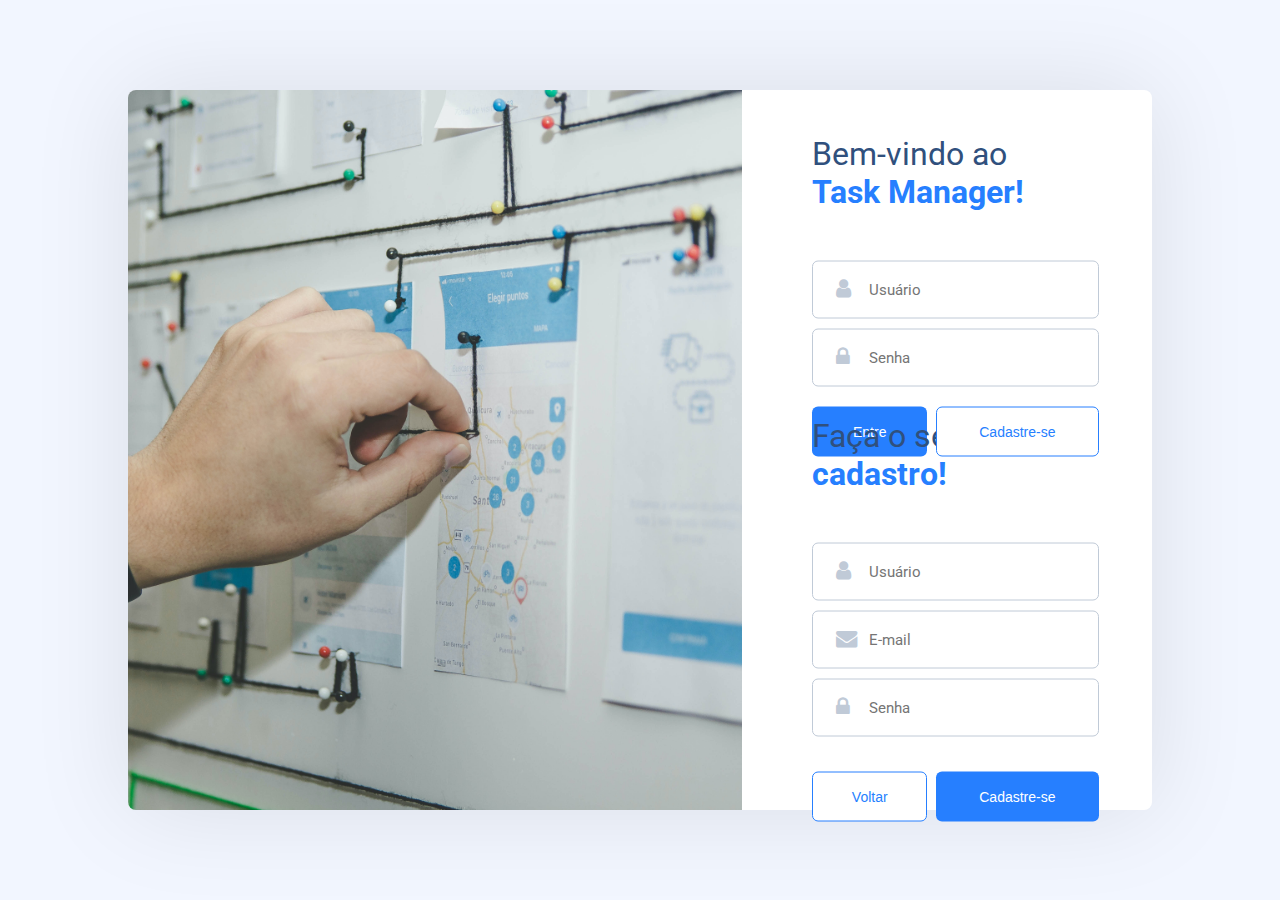
<file: index.html>
<!DOCTYPE html>
<html lang="pt-br">
<head>
  <meta charset="UTF-8">
  <meta name="viewport" content="width=device-width, initial-scale=1.0">
  <title>Task Manager</title>

  <!-- Font Awesome -->
  <link rel="stylesheet" href="https://cdnjs.cloudflare.com/ajax/libs/font-awesome/4.7.0/css/font-awesome.css">
  <!-- <script src="https://kit.fontawesome.com/4adcf1a323.js" crossorigin="anonymous"></script> -->

  <link rel="stylesheet" href="./css/style.css">

  <script>
    document.documentElement.className += ' js';
  </script>
</head>
<body>
  <div id="login">
    <div class="container">
      <div class="left">
        
      </div>
      <div class="right">       
        <div class="form">
           
          <form class="login">
            <h1>Bem-vindo ao<span>Task Manager!</span></h1>
            <div class="input">
              <input type="text" placeholder="Usuário" required>
              <i class="fa fa-user fa-lg fa-fw" aria-hidden="true"></i>
            </div>            
            <div class="input">
              <input type="password" placeholder="Senha" required>
              <i class="fa fa-lock fa-lg fa-fw" aria-hidden="true"></i>
            </div>        
            
            <div class="botoes">
              <button type="submit" class="btn">Entre</button>
              <button class="btn-ghost">Cadastre-se</button>
            </div>
          </form>
           
          <form class="cadastro">
            <h1>Faça o seu <span>cadastro!</span></h1>
            <div class="input">
              <input type="text" placeholder="Usuário" required>
              <i class="fa fa-user fa-lg fa-fw" aria-hidden="true"></i>
            </div>  
            <div class="input">
              <input type="email" placeholder="E-mail" required>
              <i class="fa fa-envelope fa-lg fa-fw" aria-hidden="true"></i>
            </div>            
            <div class="input">
              <input type="password" placeholder="Senha" required>
              <i class="fa fa-lock fa-lg fa-fw" aria-hidden="true"></i>
            </div>        
            
            <div class="botoes">
              <button class="btn-ghost">Voltar</button>
              <button type="submit" class="btn">Cadastre-se</button>
            </div>
          </form>
        </div>
      </div>
    </div>
  </div>

   <!--JavaScript-->
   <script src="./js/scripts.js"></script>
   <!--JavaScript-->
</body>
</html>
</file>
<file: css/style.css>
﻿@import url('https://fonts.googleapis.com/css2?family=Roboto:ital,wght@0,400;0,500;0,700;0,900;1,400;1,500;1,700;1,900&display=swap');

/* Dando reset no estilo */
* {
  box-sizing: border-box;
}

body, h1, h2, ul, ul, p, dd, dt, dl {
  margin: 0;
  padding: 0;
}

img {
  display: block;
  max-width: 100%;
}

ul {
  list-style: none;
}


/* Global */

:root {
  --bg: #F2F6FF;
  --principal: #267FFF;

  --ok: #15CE9A;
  --error: #E93F66;
  --alert: #FFC866;

  --texto: #30507D;
  --sub: #C0CAD7;

  --regular: 400;
  --semi-bold: 500;
  --bold: 700;
  --black: 900;
}

body {
  background-color: var(--bg);
  font-family: 'Roboto', sans-serif;
  color: var(--texto);
  font-weight: var(--regular);
}

h1 {
  font-size: 32px;
  font-weight: var(--bold);
}

h2 {
  font-size: 24px;
  font-weight: var(--semi-bold);
}

h3 {
  font-size: 14px;
  font-weight: var(--semi-bold);
}

a {
  text-decoration: none;
  color: var(--texto);
  line-height: 1;
}

.txt-1 {
  font-size: 16px;
  line-height: 24px;
}

.txt-2{
  font-size: 14px;
  line-height: 24px;
}

.riscado {
  text-decoration: line-through;
}

h1 span {
  font-weight: var(--bold);
  color: var(--principal);
}

button {
  text-decoration: none;
  border: none;
  cursor: pointer;
  outline: none;
}

input {
  background-color: white;
  color: var(--texto);

  font-family: 'Roboto', sans-serif;
  font-size: 15px;

  border: 1px solid var(--sub);
  border-radius: 6px;

  box-sizing: border-box;
  outline: none;

  transition: 0.3s;
}

input:focus {
  border-color: var(--principal);
}

.btn {
  margin-top: 10px;
  padding: 16px 0px;
  
  width: 100%;
  height: 50px;
  
  background-color: var(--principal);
  border-radius: 6px;

  color: white;
  font-size: 14px;
}

.btn:hover {
  opacity: 0.8;
} 

.btn-ghost {
  width: 100%;
  margin-top: 10px;
  padding: 16px 0px;
  
  background-color:white;
  border: 1px solid var(--principal);
  border-radius: 6px;

  color: var(--principal);
  font-size: 14px;
  font-weight: var(--semi-bold);
}

.hidden {
  display: none;
  overflow: hidden;
  opacity: 0;
}


/* Login */
#login .container {
  display: flex;
  position: absolute; 
  left: 50%;
  top: 50%; 
  transform: translateX(-50%) translateY(-50%);

  width: 80%;
  height: 80%;

  background-color: white;
  box-shadow: 0px 0px 100px rgba(0, 0, 0, 0.1);
  border-radius: 8px;
}

#login .left {
  width: 60%;

  background: url(../img/bg-login.jpg) no-repeat center;
  background-size: cover;

  border-radius: 8px 0px 0px 8px;
}

#login .right {
  position: relative;

  width: 40%;
  padding: 0px 70px 0px;
}

#login .form {
  position: absolute; 
  top: 50%; 
  transform: translateY(-50%);

  width: 70%;
}

#login .form h1 {
  margin-bottom: 50px;
  font-weight: normal;

}

#login .form h1 span {
  display: block;
}


/* Input */
.input input {
  padding: 19px;
  padding-left: 56px;
  margin-bottom: 10px;
  width: 100%;
}

.input {
  position: relative;
}

.input i {
  position: absolute;
  left: 0;
  padding-top: 20px;
  padding-left: 24px;

  color: var(--sub);

  transition: 0.3s;
}

input:focus + i {
  color: var(--principal);
}


/* Botões */

.botoes {
  display: inline-block;
  
  width: 100%;
}

.botoes .btn {
  width: 40%;
  transition: 400ms!important;
}

.botoes .btn-ghost {
  position: absolute;
  right: 0;

  width: 57%;
}


/* Cadastro */
.cadastro {
  margin-top: -40px;
}

.cadastro h1 {
  margin-bottom: 50px!important;
}

.cadastro h1 span {
  display: inline!important;
}

.cadastro .botoes .btn {
  position: absolute;
  right: 0;

  width: 57%;
}

.cadastro .botoes .btn-ghost {
  position: absolute;
  left: 0;

  width: 40%;
}

.botoes a.btn-ghost {
  padding: 18px 0;
  
  height: 50px;
  
  text-align: center;
  font-weight: var(--regular);
}


/* Mensagem de erro */
.erro {
  position: relative;
  display: flex;

  margin-bottom: 10px;
  padding: 17px 20px;
  
  height: 60px;
  
  background-color: rgba(233, 63, 102, 0.05);


  border: 1px solid var(--error);
  border-radius: 6px;
}


.erro .icone {
  margin-right: 10px;
  padding: 6px 0;

  height: 25px;
  width: 25px;

  background-color: var(--error);
  color: white;

  font-size: 13px;
  
  border-radius: 6px;
  
  text-align: center;
}

.erro p {
  padding: 5px 0;

  font-size: 14px;
}



/* Dashboard */
/* Header */

#dashboard .container {  
  padding: 0px 100px;
}

#dashboard header {
  position: absolute;
  top: 0;

  width: 100%;
  height: 60px;

  background-color: white;
  box-shadow: 0px 0px 20px rgba(0, 0, 0, .12);
  border-radius: 0px 0px 15px 15px;

  z-index: 2;
}

#dashboard header .container {
  display: flex;
}

#dashboard header .container .logotipo {
  position: absolute;
  top: 50%;  
  left: 100px;
  transform: translateY(-50%);
  
  display: flex;
  align-items: center;

  color: white;
}

#dashboard header .container .logotipo .icone {
  position: relative;
  margin-right: 10px;

  height: 30px;
  width: 30px;

  background-color: var(--principal);
  border-radius: 50%;
}

#dashboard header .container .logotipo .icone i {
  position: absolute;
  top: 50%;
  left: 50%;
  transform: translateX(-50%) translateY(-50%);
  
  font-size: 12px;
}

#dashboard header .container .logotipo h1 {
  color: var(--texto);
  
  font-size: 14px;
  font-weight: var(--bold);
  text-transform: uppercase;
  letter-spacing: .8px;
}

#dashboard header .container .perfil {
  position: absolute;
  top: 50%;
  right: 100px;
  transform: translateY(-50%);

  display: flex;
}

#dashboard header .container .perfil .nome { 
  display: flex;
  align-items: center;

  margin-left: 10px;
}


#dashboard header .container .perfil .avatar {
  position: relative;

  width: 35px;
  height: 35px;
  
  background-color: var(--bg);
  border-radius: 6px;
}

#dashboard header .container .perfil .avatar h1 {
  position: absolute;
  top: 50%;
  left: 50%;
  transform: translateX(-50%) translateY(-50%);

  color: var(--principal);
  
  font-size: 14px;
  font-weight: var(--bold);
  text-transform: capitalize;
  letter-spacing: .5px;
}

#dashboard header .container .perfil .nome h1 {
  margin-right: 40px;

  color: var(--texto);

  font-size: 13px;
  font-weight: var(--semi-bold);
  text-transform: capitalize;
  letter-spacing: 0.3px;
}

#dashboard header .container .perfil .nome i {
  color: var(--principal);
  font-size: 18px;
}



/* Main */

#dashboard main {
  padding-top: calc(70px + 40px);
}


/* Topo */

#dashboard main .topo {
  position: relative;
  
  display: flex;
  justify-content: space-between;

  padding-bottom: 15px;

  border-bottom: solid 2px #E7EDF8;
}

#dashboard main .topo h1 {
  font-size: 23px;
  font-weight: var(--bold);
}

#dashboard main .topo .filtro {
  display: flex;
}

#dashboard main .topo .filtro a {
  position: relative;
  
  margin: 0px 20px;
  padding-top: 6.5px;

  font-size: 18px;
  font-weight: var(--semi-bold);
}

#dashboard main .topo .filtro a.selecionado {
  color: var(--principal);
  font-weight: var(--bold);
}

#dashboard main .topo .filtro a.selecionado::after {
  content: "...";

  position: absolute;
  top: 15px;
  left: 50%;
  transform: translateX(-50%);

  display: block;
  
  font-size: 25px;
  letter-spacing: 1px;
}


/* Hero */

#dashboard main .hero {
  position: relative;

  display: block;
  
  padding-top: 20px;
}

#dashboard main .hero form.pesquisa {
  position: relative;

  display: flex;

  width: calc(100% - 165px - 10px);
}


#dashboard main .hero form.pesquisa input {
  margin: 0;
  padding: 20px;
  
  width: 100%;

  border-radius: 6px;
}

#dashboard main .hero form.pesquisa button {
  position: absolute;
  top: 50%;
  right: 0;
  transform: translateY(-50%);

  width: 25px;
  height: 25px;
  
  background-color: white;
  border-right: solid 1px #C0CAD7;
}

#dashboard main .hero .pesquisa i {
  position: absolute;
  top: 50%;
  right: 20px;
  transform: translateY(-50%);

  color: var(--principal);
  font-size: 18px;
}

#dashboard main .hero .adicionar {
  position: absolute;
  display: flex;
  
  top: 20px;
  right: 0;

  padding: 15px;

  width: 165px;

  background-color: var(--principal);
  color: white;
  
  border-radius: 6px;
}

#dashboard main .hero .adicionar .icone {
  position: relative;

  width: 30px;
  height: 30px;

  border: 3px solid #F2F6FF;
  border-radius: 50%;
}

#dashboard main .hero .adicionar .icone i {
  position: absolute;
  top: 50%;
  left: 50%;
  transform: translateX(-50%) translateY(-50%);

  font-size: 13px;
}

#dashboard main .hero .adicionar h2 {
  margin-left: 8px;
  padding-top: 8px;

  font-size: 15px;
  font-weight: var(--bold);

  text-transform: uppercase;
}


/* Cards */

#dashboard main .cards {
  margin-top: 50px;
}

#dashboard main .cards .card {
  position: relative;
  margin-bottom: 15px;
  
  background-color: white;
  border-radius: 6px;  
  box-shadow: 0px 0px 10px rgba(0, 0, 0, .05);
}


#dashboard main .cards .card .bolinha{
  position: absolute;
  top: 36px;
  left: -5px;

  width: 10px;
  height: 10px;

  background-color: var(--error);
  border-radius: 50%;
  
  z-index: 1;
}

#dashboard main .cards .card .bolinha-amarela{
  background-color: var(--alert)!important;
}


/* Header */

#dashboard main .cards .card .header {
  position: relative;

  display: flex;

  padding: 25px 20px;
}

#dashboard main .cards .card .header a.check {
  margin-right: 20px;
  
  height: 30px;
  width: 30px;
  
  border: solid 1.5px var(--sub);
  border-radius: 50%;
  
  cursor: pointer;
}

#dashboard main .cards .card .header h1 {
  position: absolute;
  top: 50%;
  left: 70px;
  transform: translateY(-50%);
  
  font-size: 18px;
  font-weight: var(--semi-bold);
}

#dashboard main .cards .card .header a.seta {
  position: absolute;

  top: 50%;
  right: 20px;
  transform: translateY(-50%);
  
  font-size: 14px;
  color: var(--principal);
}


/* Descrição */

#dashboard main .cards .card p {
  padding: 20px;

  font-size: 14px;

  background-color: #F2F6FF;
  border-top: solid 1.2px var(--sub);
}


/* Footer */

#dashboard main .cards .card footer {
  position: relative;
  display: flex;
  justify-content: space-between;

  padding: 20px;

  border-top: solid 1.2px var(--sub);
}

#dashboard main .cards .card footer .data-hora{
  display: flex;
}

#dashboard main .cards .card footer .data,
#dashboard main .cards .card footer .hora { 
  display: flex;

  margin-right: 10px;
  padding: 10px;
  
  background-color: #F2F6FF;
  border-radius: 6px;
}

#dashboard main .cards .card footer .data-hora span {
  margin-left: 8px;

  font-size: 13px;
  font-weight: var(--semi-bold);
}

#dashboard main .cards .card footer .hora img { 
  margin-right: 5px;

  width: 13px;
  height: 13px;

  opacity: .7;
}

#dashboard main .cards .card footer .opcoes {
  position: absolute;
  display: flex;

  top: 50%;
  right: 20px;
  transform: translateY(-50%);
}

#dashboard main .cards .card footer .opcoes a {
  margin: 0 5px;
  color: var(--principal);
}

#dashboard main .cards .card footer .opcoes .editar {
  padding-top: 1px;
}




/* POP-UP */
#pop-up {
  position: absolute;  
  margin: 60px 0;
  
  left: 50%;
  transform: translateX(-50%);
  
  background-color: var(--principal);
  color: white;
}


#pop-up h1 {
  margin-bottom: 25px;
  
  font-size: 25px;
  font-weight: var(--black);
  
  text-align: center;
  text-transform: uppercase;
  letter-spacing: .2px;
}

#pop-up form {
  display: grid;
  grid-template-columns: 1fr 1fr;
  gap: 10px;
}

#pop-up form div:nth-child(1),
#pop-up form div:nth-child(2) {
grid-column: span 2;
}

#pop-up form label {
  font-weight: var(--bold);
  line-height: 32px;
  letter-spacing: .2px;
}

#pop-up form input,
#pop-up form textarea {
  width: 100%;
  box-sizing: border-box;
  padding: 10px;
  border-color: var(--sub);  
}

#pop-up form textarea {
  color: var(--texto);
  font-family: 'Roboto', sans-serif;
  font-size: 15px;

  border-radius: 6px;
  outline: none;
}

#pop-up form a {
  width: 150px;
  height: 40px;
  
  background-color: #ffffff22;

  font-size: 15px;
  color: white;

  border-radius: 6px;
  display: flex;
  align-items: center;
  justify-content: center;

  align-self: end;

  transition: 400ms;
}

#pop-up form a:hover {
  color: var(--principal);
  background-color: white;
}

#pop-up form button {
  margin-top: 12px;

  width: 150px;
  height: 40px;
  
  background-color: white;

  font-size: 15px;
  font-weight: var(--bold);
  color: var(--principal);

  border-radius: 6px;

  grid-column: 2;
  justify-self: end;

  transition: 400ms;
}

#pop-up form button:hover {
  color: white;
  background-color: var(--principal);
  
  border: solid 1px white;
}


/* Aviso de exclusão */
#confirmar-exclusao {
  position: absolute;
  top: 0;
  
  width: 100%;
  height: 100%;
  background-color: rgba(38, 127, 255, 1);
  
  z-index: 100;
}

#confirmar-exclusao .container {
  margin: 40px auto;

  width: 35%;

  color: white;
}





/* JavaScript */

/* Pop-up */
.hide {
  display: none;
}


/* Cards */
.js #dashboard main .cards .js-card dd,
.js #dashboard main .cards .js-card i.setas {
  display: none;
}

.js #dashboard main .cards .js-card dd.ativo,
.js #dashboard main .cards .js-card i.setas.ativo {
  display: block;
}

.js #dashboard main .cards .js-card dd.ativo {
  display: block;
  animation: slideDown .8s forwards;
}

@keyframes slideDown {
  from {
    opacity: 0;
    max-height: 0;
  }
  to {
    opacity: 1;
    max-height: 200px;
  }
}

#dashboard main .cards .card.checked {
  opacity: 0.5;
}

#dashboard main .cards .card .header .check.checked {
  background-color: var(--sub)!important;
}

#dashboard main .cards .card .header .check.checked i {
  display: block;
  padding: 8px 7px;
  font-size: 14px;
  color: white;
}

#dashboard main .cards .card .header a.check i {
  display: none;
}
</file>
